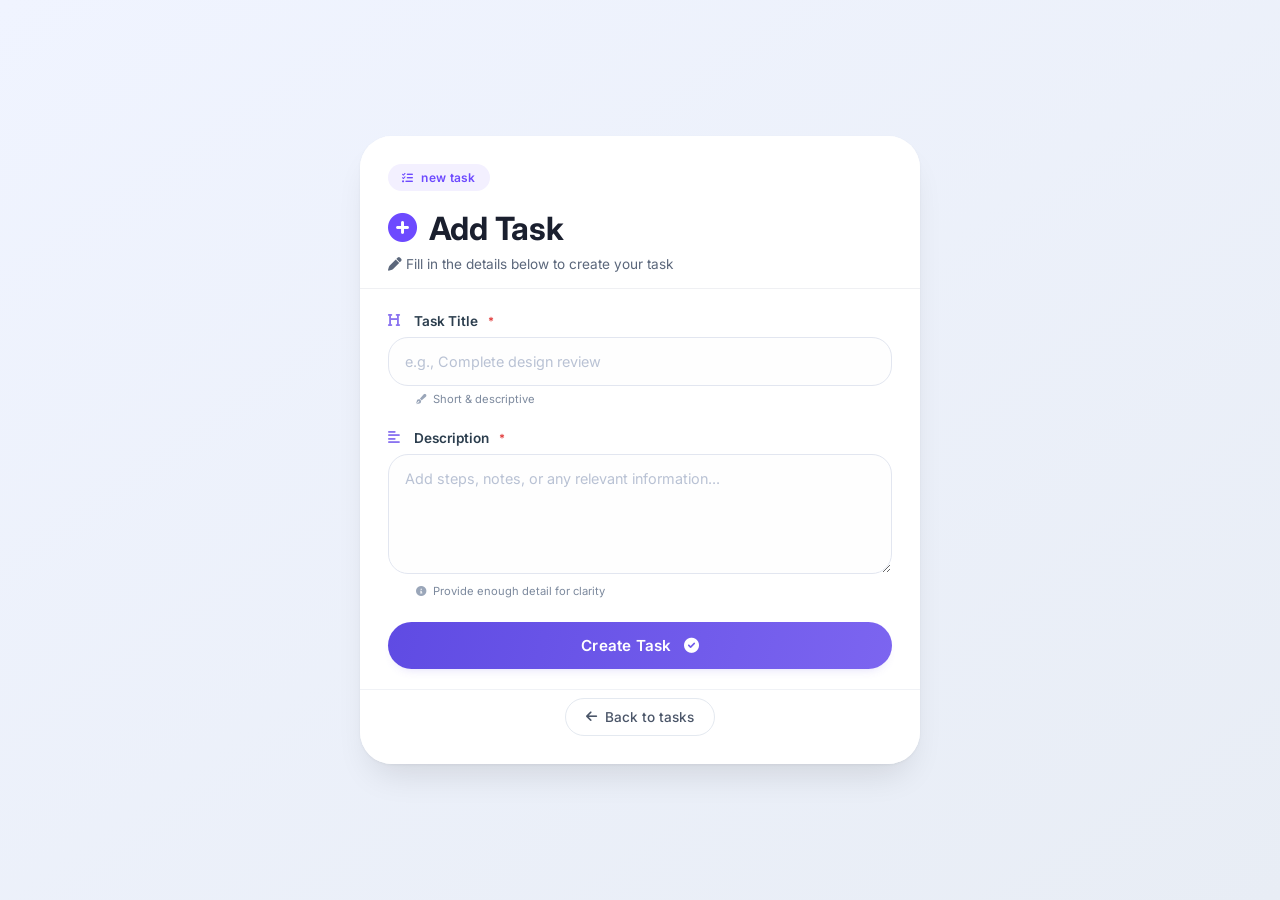
<file: templates/add_task.html>
<!DOCTYPE html>
<html lang="en">
<head>
    <meta charset="UTF-8">
    <meta name="viewport" content="width=device-width, initial-scale=1.0">
    <title>Add Task | TaskFlow</title>
    <!-- Google Fonts for clean typography -->
    <link href="https://fonts.googleapis.com/css2?family=Inter:opsz,wght@14..32,300;14..32,400;14..32,500;14..32,600;14..32,700&display=swap" rel="stylesheet">
    <!-- Font Awesome 6 (free icons) -->
    <link rel="stylesheet" href="https://cdnjs.cloudflare.com/ajax/libs/font-awesome/6.0.0-beta3/css/all.min.css">
    <link rel="stylesheet" href="/static/style.css">
</head>
<body>

<div class="card">
    <div class="card-header">
        <div class="title-badge">
            <i class="fas fa-tasks"></i> new task
        </div>
        <h1>
            <i class="fas fa-plus-circle"></i> 
            Add Task
        </h1>
        <p><i class="fas fa-pen"></i> Fill in the details below to create your task</p>
    </div>

    <div class="form-body">
        <form method="post" action="/add" autocomplete="off">
            <div class="input-group">
                <label for="taskTitle">
                    <i class="fas fa-heading"></i> Task Title 
                    <span class="required-star">*</span>
                </label>
                <input type="text" 
                       id="taskTitle" 
                       name="title" 
                       placeholder="e.g., Complete design review" 
                       required>
                <div class="field-hint">
                    <i class="fas fa-pen-fancy"></i> Short & descriptive
                </div>
            </div>

            <div class="input-group">
                <label for="taskDesc">
                    <i class="fas fa-align-left"></i> Description 
                    <span class="required-star">*</span>
                </label>
                <textarea id="taskDesc" 
                          name="description" 
                          placeholder="Add steps, notes, or any relevant information..." 
                          required></textarea>
                <div class="field-hint">
                    <i class="fas fa-info-circle"></i> Provide enough detail for clarity
                </div>
            </div>

            <button type="submit" class="btn-add">
                <span>Create Task</span>
                <i class="fas fa-check-circle"></i>
            </button>
        </form>
    </div>

    <div class="card-footer">
        <a href="/" class="back-btn">
            <i class="fas fa-arrow-left"></i> 
            Back to tasks
        </a>
    </div>
</div>
</body>
</html>
</file>
<file: static/style.css>
body {
    font-family: Arial, sans-serif;
    background: linear-gradient(120deg, #1e3c72, #2a5298);
    margin: 0;
    color: white;
}

.container {
    width: 80%;
    margin: auto;
    padding: 30px;
}

h1 {
    text-align: center;
}

.btn {
    display: inline-block;
    padding: 10px 15px;
    background: #00c6ff;
    color: white;
    text-decoration: none;
    border-radius: 8px;
    margin-bottom: 20px;
}

.task-list {
    display: grid;
    grid-template-columns: repeat(auto-fit, minmax(250px, 1fr));
    gap: 15px;
}

.task-card {
    background: rgba(255,255,255,0.1);
    padding: 15px;
    border-radius: 12px;
    backdrop-filter: blur(10px);
}

.task-card.Completed {
    border-left: 5px solid green;
}

.task-card.Pending {
    border-left: 5px solid orange;
}

.badge {
    display: inline-block;
    padding: 5px 10px;
    background: #000;
    border-radius: 5px;
    font-size: 12px;
}

.actions {
    margin-top: 10px;
}

.actions a {
    margin-right: 10px;
    text-decoration: none;
    padding: 5px 10px;
    border-radius: 5px;
}

.done {
    background: #86efac;
    color: #14532d;
    text-decoration: none;
    font-size: 0.9rem;
    padding: 0.4rem 0.9rem;
    border-radius: 6px;
}

.done:hover {
    background: #4ade80;
}

.delete {
    background: #fca5a5;
    color: #7f1d1d;
    text-decoration: none;
    font-size: 0.9rem;
    padding: 0.4rem 0.9rem;
    border-radius: 6px;
}

.delete:hover {
    background: #f87171;
}

.form {
    display: flex;
    flex-direction: column;
    gap: 10px;
}

input, textarea {
    padding: 10px;
    border-radius: 8px;
    border: none;
}

button {
    background: #00c6ff;
    padding: 10px;
    border: none;
    color: white;
    border-radius: 8px;
    cursor: pointer;
}
.auth-container {
    max-width: 400px;
    margin: 100px auto;
    padding: 2rem;
    background: #fff;
    border-radius: 10px;
    box-shadow: 0 4px 20px rgba(0,0,0,0.1);
    text-align: center;
}

.auth-container h1 {
    font-size: 2rem;
    margin-bottom: 0.5rem;
}

.auth-container h2 {
    font-size: 1.2rem;
    color: #555;
    margin-bottom: 1.5rem;
}

.auth-container input {
    width: 100%;
    padding: 0.75rem;
    margin-bottom: 1rem;
    border: 1px solid #ddd;
    border-radius: 6px;
    font-size: 1rem;
    box-sizing: border-box;
}

.auth-container button {
    width: 100%;
    padding: 0.75rem;
    background: #4f46e5;
    color: white;
    border: none;
    border-radius: 6px;
    font-size: 1rem;
    cursor: pointer;
}

.auth-container button:hover {
    background: #4338ca;
}

.auth-container p {
    margin-top: 1rem;
    color: #555;
}

.auth-container a {
    color: #4f46e5;
    text-decoration: none;
}

.error {
    background: #fee2e2;
    color: #dc2626;
    padding: 0.75rem;
    border-radius: 6px;
    margin-bottom: 1rem;
}
/* ---- RESET ---- */
* { box-sizing: border-box; margin: 0; padding: 0; }

body {
    font-family: 'Segoe UI', sans-serif;
    background: #f0f4ff;
    color: #333;
}

.container {
    max-width: 700px;
    margin: 40px auto;
    padding: 2rem;
}

/* ---- HEADER ---- */
.header {
    display: flex;
    justify-content: space-between;
    align-items: center;
    margin-bottom: 1.5rem;
}

.header h1 {
    font-size: 1.8rem;
}

.header-right {
    display: flex;
    align-items: center;
    gap: 1rem;
    font-size: 0.95rem;
    color: #555;
}

.btn-logout {
    background: #ef4444;
    color: white;
    padding: 0.4rem 0.9rem;
    border-radius: 6px;
    text-decoration: none;
    font-size: 0.9rem;
}

.btn-logout:hover { background: #dc2626; }

/* ---- ADD BUTTON ---- */
.btn {
    display: inline-block;
    background: #4f46e5;
    color: white;
    padding: 0.6rem 1.2rem;
    border-radius: 8px;
    text-decoration: none;
    margin-bottom: 1.5rem;
}

.btn:hover { background: #4338ca; }

/* ---- TASK CARDS ---- */
.task-list {
    display: flex;
    flex-direction: column;
    gap: 1rem;
}

.task-card {
    background: white;
    padding: 1.2rem;
    border-radius: 10px;
    box-shadow: 0 2px 8px rgba(0,0,0,0.07);
    border-left: 5px solid #4f46e5;
}

.task-card.completed {
    border-left-color: #22c55e;
    opacity: 0.8;
}

.task-card h3 {
    margin-bottom: 0.3rem;
    font-size: 1.1rem;
}

.task-card p {
    color: #666;
    font-size: 0.95rem;
    margin-bottom: 0.8rem;
}

/* ---- BADGE ---- */
.badge {
    display: inline-block;
    padding: 0.2rem 0.7rem;
    border-radius: 20px;
    font-size: 0.8rem;
    font-weight: 600;
    background: #e0e7ff;
    color: #4f46e5;
}

.badge.completed {
    background: #dcfce7;
    color: #16a34a;
}

/* ---- ACTIONS ---- */
.actions {
    margin-top: 0.8rem;
    display: flex;
    gap: 1rem;
}

.done {
    color: #16a34a;
    text-decoration: none;
    font-size: 0.9rem;
}

.delete {
    color: #ef4444;
    text-decoration: none;
    font-size: 0.9rem;
}

/* ---- EMPTY ---- */
.empty {
    text-align: center;
    color: #999;
    padding: 2rem;
}

/* ---- AUTH PAGES ---- */
.auth-container {
    max-width: 400px;
    margin: 100px auto;
    padding: 2rem;
    background: #fff;
    border-radius: 10px;
    box-shadow: 0 4px 20px rgba(0,0,0,0.1);
    text-align: center;
}

.auth-container h1 { font-size: 2rem; margin-bottom: 0.5rem; }
.auth-container h2 { font-size: 1.2rem; color: #555; margin-bottom: 1.5rem; }

.auth-container input {
    width: 100%;
    padding: 0.75rem;
    margin-bottom: 1rem;
    border: 1px solid #ddd;
    border-radius: 6px;
    font-size: 1rem;
}

.auth-container button {
    width: 100%;
    padding: 0.75rem;
    background: #4f46e5;
    color: white;
    border: none;
    border-radius: 6px;
    font-size: 1rem;
    cursor: pointer;
}

.auth-container button:hover { background: #4338ca; }
.auth-container p { margin-top: 1rem; color: #555; }
.auth-container a { color: #4f46e5; text-decoration: none; }

.error {
    background: #fee2e2;
    color: #dc2626;
    padding: 0.75rem;
    border-radius: 6px;
    margin-bottom: 1rem;
}

.edit-container {
    max-width: 600px;
    margin: 0 auto;
    background: white;
    border-radius: 12px;
    padding: 30px;
    box-shadow: 0 2px 10px rgba(0,0,0,0.1);
}

.edit-header {
    display: flex;
    justify-content: space-between;
    align-items: center;
    margin-bottom: 30px;
    padding-bottom: 20px;
    border-bottom: 2px solid #f0f0f0;
}

.edit-header h1 {
    margin: 0;
    color: #333;
    font-size: 28px;
}

.btn-back {
    background: #6c757d;
    color: white;
    text-decoration: none;
    padding: 8px 16px;
    border-radius: 6px;
    transition: background 0.3s;
}

.btn-back:hover {
    background: #5a6268;
}

.task-form {
    display: flex;
    flex-direction: column;
    gap: 20px;
}

.form-group {
    display: flex;
    flex-direction: column;
    gap: 8px;
}

.form-group label {
    font-weight: 600;
    color: #333;
    font-size: 14px;
}

.form-group input,
.form-group textarea,
.form-group select {
    padding: 10px 12px;
    border: 1px solid #ddd;
    border-radius: 6px;
    font-size: 14px;
    font-family: inherit;
    transition: border-color 0.3s;
}

.form-group input:focus,
.form-group textarea:focus,
.form-group select:focus {
    outline: none;
    border-color: #4CAF50;
    box-shadow: 0 0 0 3px rgba(76, 175, 80, 0.1);
}

.form-group textarea {
    resize: vertical;
    min-height: 100px;
}

.form-actions {
    display: flex;
    gap: 15px;
    margin-top: 20px;
    padding-top: 20px;
    border-top: 2px solid #f0f0f0;
}

.btn-save {
    background: #4CAF50;
    color: white;
    border: none;
    padding: 10px 24px;
    border-radius: 6px;
    cursor: pointer;
    font-size: 14px;
    font-weight: 600;
    transition: background 0.3s;
}

.btn-save:hover {
    background: #45a049;
}

.btn-cancel {
    background: #dc3545;
    color: white;
    text-decoration: none;
    padding: 10px 24px;
    border-radius: 6px;
    text-align: center;
    transition: background 0.3s;
}

.btn-cancel:hover {
    background: #c82333;
}

.required {
    color: #dc3545;
}
    


* {
     margin: 0;
    padding: 0;
    box-sizing: border-box;
}

body {
    font-family: 'Inter', sans-serif;
    background: linear-gradient(145deg, #f0f4ff 0%, #e8edf5 100%);
    min-height: 100vh;
    display: flex;
    align-items: center;
    justify-content: center;
    padding: 20px;
}

        /* simple card container */
.card {
    max-width: 560px;
    width: 100%;
    background: #ffffff;
    border-radius: 32px;
    box-shadow: 0 20px 35px -12px rgba(0, 0, 0, 0.12), 0 1px 3px rgba(0, 0, 0, 0.05);
    overflow: hidden;
    transition: box-shadow 0.2s ease;
}

        /* header section with soft accent */
.card-header {
    padding: 28px 28px 16px 28px;
    border-bottom: 1px solid #eff0f3;
    background: #ffffff;
}

.title-badge {
    display: inline-flex;
    align-items: center;
    gap: 8px;
    background: #f3f0ff;
    padding: 6px 14px;
    border-radius: 40px;
    font-size: 0.75rem;
    font-weight: 600;
    color: #6d4aff;
    margin-bottom: 18px;
    letter-spacing: 0.3px;
}

.title-badge i {
    font-size: 0.7rem;
}

.card-header h1 {
    font-size: 2rem;
    font-weight: 700;
    color: #1a1f2e;
    display: flex;
    align-items: center;
    gap: 12px;
    letter-spacing: -0.3px;
}

.card-header h1 i {
    color: #6d4aff;
    font-size: 1.8rem;
}

.card-header p {
    color: #5b677b;
    font-size: 0.85rem;
    margin-top: 8px;
    font-weight: 400;
}

        /* form area */
.form-body {
    padding: 24px 28px 20px 28px;
}

.input-group {
    margin-bottom: 24px;
}

.input-group label {
    display: flex;
    align-items: center;
    gap: 8px;
    font-weight: 600;
    font-size: 0.85rem;
    color: #2c3e4e;
    margin-bottom: 8px;
}

.input-group label i {
    color: #8b74f0;
    font-size: 0.85rem;
    width: 18px;
}

input, textarea {
    width: 100%;
    padding: 14px 16px;
    font-family: 'Inter', sans-serif;
    font-size: 0.95rem;
    border: 1.5px solid #e2e6f0;
    border-radius: 20px;
    background: #fefefe;
    transition: all 0.2s;
    outline: none;
    color: #1e293b;
    font-weight: 450;
           
}

input:focus, textarea:focus {
    border-color: #8b74f0;
    background: #ffffff;
    box-shadow: 0 0 0 3px rgba(109, 74, 255, 0.1);
}

textarea {
    resize: vertical;
    min-height: 120px;
    line-height: 1.45;
}

        /* simple hint text */
.field-hint {
    font-size: 0.7rem;
    color: #7d8a9e;
    margin-top: 6px;
    margin-left: 28px;
    font-weight: 400;
}

.field-hint i {
    font-size: 0.65rem;
    margin-right: 4px;
    color: #9aa6b9;
}

        /* button — clean gradient */
.btn-add {
    width: 100%;
    background: linear-gradient(105deg, #5f4be3 0%, #7c65f0 100%);
    color: white;
    border: none;
    padding: 14px 20px;
    font-size: 0.95rem;
    font-weight: 600;
    border-radius: 40px;
    cursor: pointer;
    display: flex;
    align-items: center;
    justify-content: center;
    gap: 12px;
    margin-top: 8px;
    transition: all 0.2s;
    font-family: 'Inter', sans-serif;
    letter-spacing: 0.2px;
    box-shadow: 0 6px 12px -8px rgba(95, 75, 227, 0.3);
}

.btn-add:hover {
    background: linear-gradient(105deg, #4d3ad1 0%, #6b55e0 100%);
    transform: translateY(-1px);
    box-shadow: 0 12px 20px -12px rgba(95, 75, 227, 0.4);
}

.btn-add:active {
    transform: translateY(1px);
}

        /* back link area — simple and clean */
.card-footer {
    padding: 8px 28px 28px 28px;
    border-top: 1px solid #f0f2f6;
    background: #ffffff;
    text-align: center;
}

.back-btn {
    display: inline-flex;
    align-items: center;
    gap: 8px;
    background: transparent;
    padding: 10px 20px;
    border-radius: 40px;
    text-decoration: none;
    font-weight: 500;
    font-size: 0.85rem;
    color: #4a5568;
    transition: all 0.2s;
    border: 1px solid #e4e9f0;
}

.back-btn i {
    font-size: 0.8rem;
    transition: transform 0.2s;
}

.back-btn:hover {
    background: #f8faff;
    border-color: #cdd4e2;
    color: #2d3748;
    gap: 10px;
}

.back-btn:hover i {
    transform: translateX(-3px);
}

        /* responsive */
@media (max-width: 500px) {
    .card {
        border-radius: 28px;
    }
    .card-header, .form-body, .card-footer {
        padding-left: 20px;
        padding-right: 20px;
    }
    .card-header h1 {
        font-size: 1.7rem;
    }
}

        /* placeholder style */
::placeholder {
    color: #b9c2d4;
    font-weight: 400;
    font-size: 0.9rem;
}

        
.required-star {
    color: #e03a3a;
    font-size: 0.7rem;
    margin-left: 2px;
}
</file>
